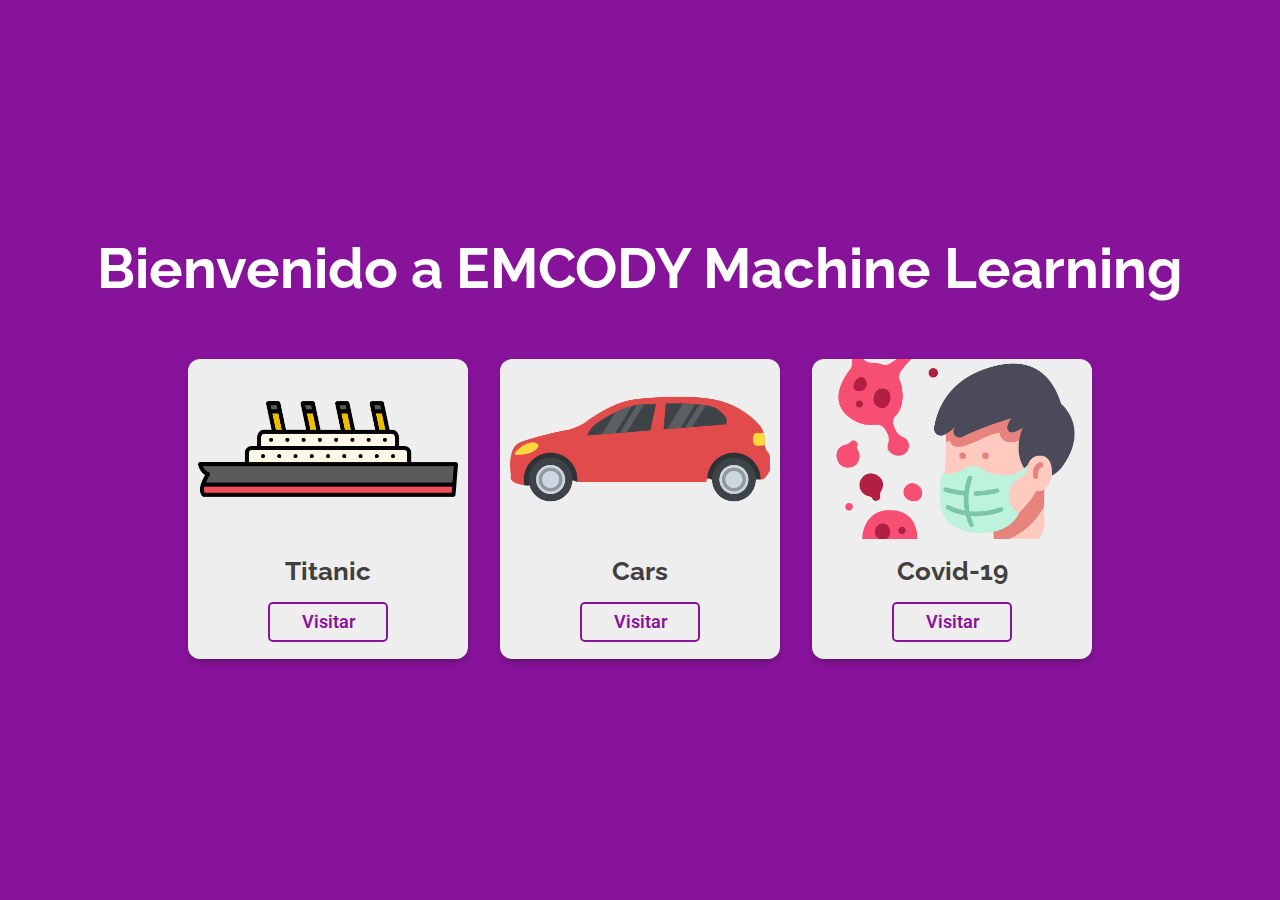
<file: index.html>
<!DOCTYPE html>
<html lang="es">
  <head>
    <meta charset="UTF-8" />
    <meta http-equiv="X-UA-Compatible" content="IE=edge" />
    <meta name="viewport" content="width=device-width, initial-scale=1.0" />
    <title>EMCODY Machine Learning</title>
    <link rel="shortcut icon" href="./images/icon-azure.png" type="image/png" />
    <link rel="stylesheet" href="./css/main.css" />

    <!-- Google Fonts -->
    <link rel="preconnect" href="https://fonts.googleapis.com" />
    <link rel="preconnect" href="https://fonts.gstatic.com" crossorigin />
    <link
      href="https://fonts.googleapis.com/css2?family=Raleway:wght@400;500;600&family=Roboto:wght@400;500;700&display=swap"
      rel="stylesheet"
    />
  </head>
  <body id="bodyHome">
    <h1 id="title">Bienvenido a EMCODY Machine Learning</h1>

    <main id="main-cards">
      <section class="cards">
        <div class="card">
          <p class="card__image">
            <img
              src="./images/icon-titanic.png"
              alt="machine learning ejemplo titanic"
            />
          </p>
          <h1 class="card__title">Titanic</h1>
          <a href="./views/titanic.html" class="card__link">Visitar</a>
        </div>
        <div class="card">
          <p class="card__image">
            <img
              src="./images/icon-car.png"
              alt="machine learning ejemplo cars"
            />
          </p>
          <h1 class="card__title">Cars</h1>
          <a href="./views/cars.html" class="card__link">Visitar</a>
        </div>
        <div class="card">
          <p class="card__image">
            <img
              src="./images/icon-covid.png"
              alt="machine learning covid-19"
            />
          </p>
          <h1 class="card__title">Covid-19</h1>
          <a href="./views/covid.html" class="card__link">Visitar</a>
        </div>
      </section>
    </main>
  </body>
</html>
</file>
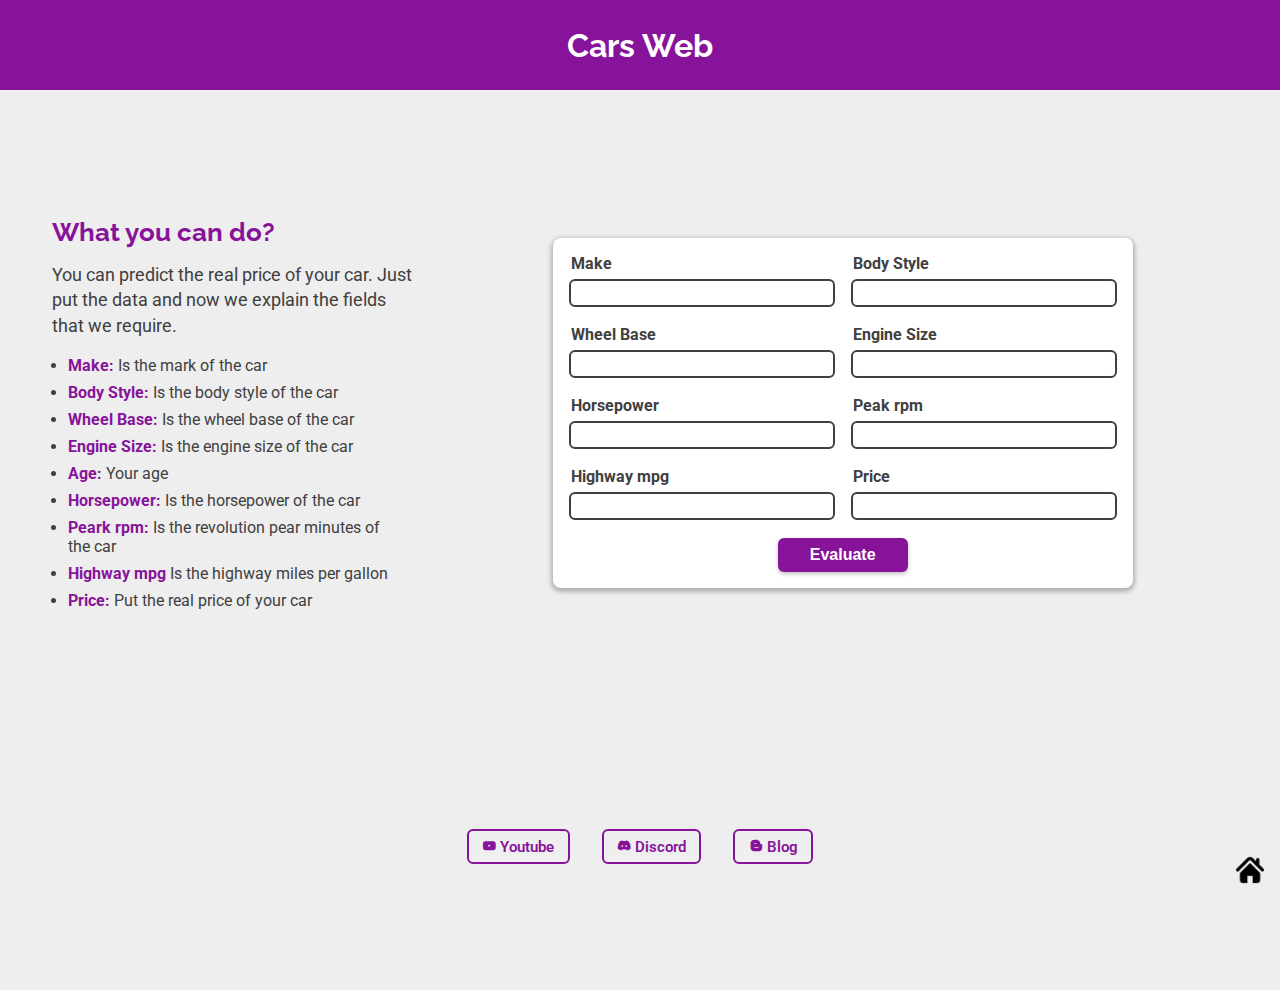
<file: views/cars.html>
<!DOCTYPE html>
<html lang="es">
  <head>
    <meta charset="UTF-8" />
    <meta http-equiv="X-UA-Compatible" content="IE=edge" />
    <meta name="viewport" content="width=device-width, initial-scale=1.0" />
    <meta
      name="description"
      content="This app can help you to predict the real price of car"
    />
    <meta name="keywords" content="Machine Learning, Vanilla JS, Cars" />
    <meta name="author" content="Estiven Mayhuay" />
    <title>Cars Web - EMCODY</title>
    <link
      rel="shortcut icon"
      href="../images/icon-azure.png"
      type="image/png"
    />
    <link rel="stylesheet" href="../css/main.css" />

    <!-- Boxicons -->
    <link href='https://unpkg.com/boxicons@2.1.2/css/boxicons.min.css' rel='stylesheet'>

    <!-- Google Fonts -->
    <link rel="preconnect" href="https://fonts.googleapis.com" />
    <link rel="preconnect" href="https://fonts.gstatic.com" crossorigin />
    <link
      href="https://fonts.googleapis.com/css2?family=Raleway:wght@400;500;600&family=Roboto:wght@400;500;700&display=swap"
      rel="stylesheet"
    />
  </head>
  <body>
    <header class="header">
      <h1>Cars Web</h1>
    </header>

    <a href="../index.html" class="iconHome"
      ><img src="../images/icon-home.png" alt="icono para ir al home"
    /></a>

    <main class="main">
      <section class="intro">
        <h2 class="title">What you can do?</h2>
        <p class="paragraph">
          You can predict the real price of your car. Just put the data and now
          we explain the fields that we require.
        </p>
        <ul class="list">
          <li class="list__item">
            <strong>Make:</strong> Is the mark of the car
          </li>
          <li class="list__item">
            <strong>Body Style:</strong> Is the body style of the car
          </li>
          <li class="list__item">
            <strong>Wheel Base:</strong> Is the wheel base of the car
          </li>
          <li class="list__item">
            <strong>Engine Size:</strong> Is the engine size of the car
          </li>
          <li class="list__item"><strong>Age:</strong> Your age</li>
          <li class="list__item">
            <strong>Horsepower:</strong> Is the horsepower of the car
          </li>
          <li class="list__item">
            <strong>Peark rpm:</strong> Is the revolution pear minutes of the car
          </li>
          <li class="list__item">
            <strong>Highway mpg </strong> Is the highway miles per gallon
          </li class="list__item">
          <li class="list__item"><strong>Price:</strong> Put the real price of your car</li>
        </ul>
      </section>

      <section class="contentForm">
        <form action="" method="post" id="carsForm">
          <div class="wrapper hiden">
            <label for="symboling">Symboling</label>
            <input
              type="text"
              name="symboling"
              id="symboling"
              value="0"
              required
            />
          </div>
          <div class="wrapper hiden">
            <label for="normalizedLosses">Normalized Losses</label>
            <input
              type="text"
              name="normalizedLosses"
              id="normalizedLosses"
              value="0"
              required
            />
          </div>
          <div class="wrapper">
            <label for="make">Make</label>
            <input type="text" name="make" id="make" required />
          </div>
          <div class="wrapper hiden">
            <label for="fuelType">Fuel Type</label>
            <input
              type="text"
              name="fuelType"
              id="fuelType"
              value="0"
              required
            />
          </div>
          <div class="wrapper hiden">
            <label for="aspiration">Aspiration</label>
            <input
              type="text"
              name="aspiration"
              id="aspiration"
              value="0"
              required
            />
          </div>
          <div class="wrapper hiden">
            <label for="numDoors">Nro of doors</label>
            <input
              type="text"
              name="numDoors"
              id="numDoors"
              value="0"
              required
            />
          </div>
          <div class="wrapper">
            <label for="bodyStyle">Body Style</label>
            <input type="text" name="bodyStyle" id="bodyStyle" required />
          </div>
          <div class="wrapper hiden">
            <label for="driveWheels">Drive Wheels</label>
            <input
              type="text"
              name="driveWheels"
              id="driveWheels"
              value="0"
              required
            />
          </div>
          <div class="wrapper hiden">
            <label for="engineLocation">Engine Location</label>
            <input
              type="text"
              name="engineLocation"
              id="engineLocation"
              value="0"
              required
            />
          </div>
          <div class="wrapper">
            <label for="wheelBase">Wheel Base</label>
            <input type="text" name="wheelBase" id="wheelBase" required />
          </div>
          <div class="wrapper hiden">
            <label for="lengthCar">Lenght</label>
            <input
              type="text"
              name="lengthCar"
              id="lengthCar"
              value="0"
              required
            />
          </div>
          <div class="wrapper hiden">
            <label for="widthCar">Width</label>
            <input
              type="text"
              name="widthCar"
              id="widthCar"
              value="0"
              required
            />
          </div>
          <div class="wrapper hiden">
            <label for="heightCar">Height</label>
            <input
              type="text"
              name="heightCar"
              id="heightCar"
              value="0"
              required
            />
          </div>
          <div class="wrapper hiden">
            <label for="curbWeight">Curb weight</label>
            <input
              type="text"
              name="curbWeight"
              id="curbWeight"
              value="0"
              required
            />
          </div>
          <div class="wrapper hiden">
            <label for="engineType">Engine Type</label>
            <input
              type="text"
              name="engineType"
              id="engineType"
              value="0"
              required
            />
          </div>
          <div class="wrapper hiden">
            <label for="numCylinders">Nro Cylinders</label>
            <input
              type="text"
              name="numCylinders"
              id="numCylinders"
              value="0"
              required
            />
          </div>
          <div class="wrapper">
            <label for="engineSize">Engine Size</label>
            <input type="text" name="engineSize" id="engineSize" required />
          </div>
          <div class="wrapper hiden">
            <label for="fuelSystem">Fuel System</label>
            <input
              type="text"
              name="fuelSystem"
              id="fuelSystem"
              value="0"
              required
            />
          </div>
          <div class="wrapper hiden">
            <label for="bore">Bore</label>
            <input type="text" name="bore" id="bore" value="0" required />
          </div>
          <div class="wrapper hiden">
            <label for="stroke">Stroke</label>
            <input type="text" name="stroke" id="stroke" value="0" required />
          </div>
          <div class="wrapper hiden">
            <label for="compressionRatio">Compression ratio</label>
            <input
              type="text"
              name="compressionRatio"
              id="compressionRatio"
              value="0"
              required
            />
          </div>
          <div class="wrapper">
            <label for="horsepower">Horsepower</label>
            <input type="text" name="horsepower" id="horsepower" required />
          </div>
          <div class="wrapper">
            <label for="peakRpm">Peak rpm</label>
            <input type="text" name="peakRpm" id="peakRpm" required />
          </div>
          <div class="wrapper hiden">
            <label for="cityMpg">City mpg</label>
            <input type="text" name="cityMpg" id="cityMpg" value="0" required />
          </div>
          <div class="wrapper">
            <label for="highwayMpg">Highway mpg</label>
            <input type="text" name="highwayMpg" id="highwayMpg" required />
          </div>
          <div class="wrapper">
            <label for="price">Price</label>
            <input type="text" name="price" id="price" required />
          </div>
          <div class="wrapper-btn">
            <input type="submit" value="Evaluate" required />
          </div>
        </form>
      </section>

      <section id="results">
        <span id="btnCloseModal"><i class='bx bx-exit'></i></span>

        <p class="image">
          <img
            src="../images/car.png"
            alt="precio del automovil"
            id="imageState"
            width=""
          />
        </p>

        <p class="paragraph paragraph--result" id="paragraphResult"></p>

        <div class="contentTableCars">
          <table>
            <thead>
              <tr>
                <th>Make</th>
                <th>Body style</th>
                <th>wheel base</th>
                <th>Engine size</th>
                <th>Horsepower</th>
                <th>Peak rpm</th>
                <th>Highway mpg</th>
                <th>Price</th>
                <th>Scored Labels</th>
              </tr>
            </thead>
            <tbody>
              <tr id="tr-cars"></tr>
            </tbody>
          </table>
        </div>
      </section>

      <section class="socialMedia">
        <button class="btn">
          <i class='bx bxl-youtube'></i> 
          <a href="https://www.youtube.com/channel/UCKmXlegNzxRIhWz1vP1YuZw" target="_blank">Youtube</a>
        </button>
        <button class="btn">
          <i class='bx bxl-discord-alt' ></i> 
          <a href="https://discord.gg/CrKTjZSe" target="_blank">Discord</a>
        </button>
        <button class="btn">
          <i class='bx bxl-blogger' ></i> 
          <a href="https://estivenmayhuay.github.io/emcody/" target="_blank">Blog</a>
        </button>
      </section>
    </main>

    <script src="../script/app.js" type="module"></script>
  </body>
</html>
</file>
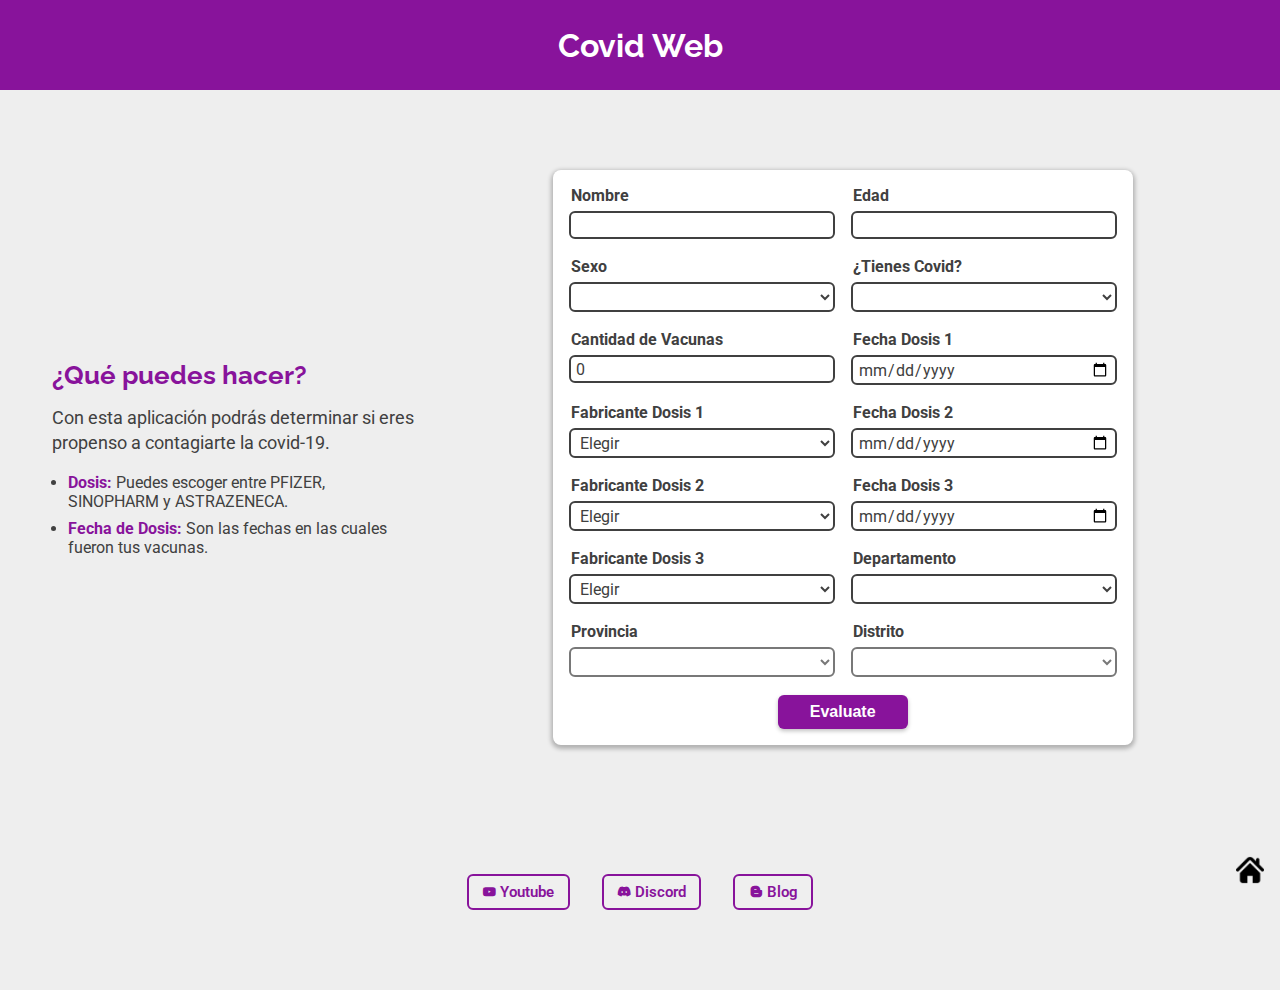
<file: views/covid.html>
<!DOCTYPE html>
<html lang="es">
  <head>
    <meta charset="UTF-8" />
    <meta http-equiv="X-UA-Compatible" content="IE=edge" />
    <meta name="viewport" content="width=device-width, initial-scale=1.0" />
    <meta
      name="description"
      content="This app can help you to predict the real price of car"
    />
    <meta name="keywords" content="Machine Learning, Vanilla JS, Cars" />
    <meta name="author" content="Estiven Mayhuay" />
    <title>Covid Web - EMCODY</title>
    <link
      rel="shortcut icon"
      href="../images/icon-azure.png"
      type="image/png"
    />
    <link rel="stylesheet" href="../css/main.css" />

    <!-- Boxicons -->
    <link
      href="https://unpkg.com/boxicons@2.1.2/css/boxicons.min.css"
      rel="stylesheet"
    />

    <!-- Google Fonts -->
    <link rel="preconnect" href="https://fonts.googleapis.com" />
    <link rel="preconnect" href="https://fonts.gstatic.com" crossorigin />
    <link
      href="https://fonts.googleapis.com/css2?family=Raleway:wght@400;500;600&family=Roboto:wght@400;500;700&display=swap"
      rel="stylesheet"
    />
  </head>
  <body>
    <header class="header">
      <h1>Covid Web</h1>
    </header>

    <a href="../index.html" class="iconHome"
      ><img src="../images/icon-home.png" alt="icono para ir al home"
    /></a>

    <main class="main">
      <section class="intro">
        <h2 class="title">¿Qué puedes hacer?</h2>
        <p class="paragraph">
          Con esta aplicación podrás determinar si eres propenso a contagiarte
          la covid-19.
        </p>
        <ul class="list">
          <li class="list__item">
            <strong>Dosis:</strong> Puedes escoger entre PFIZER, SINOPHARM y
            ASTRAZENECA.
          </li>
          <li class="list__item">
            <strong>Fecha de Dosis:</strong> Son las fechas en las cuales fueron
            tus vacunas.
          </li>
        </ul>
      </section>

      <section class="contentForm">
        <form action="" method="post" id="covidForm">
          <div class="wrapper">
            <label for="nombre">Nombre</label>
            <input type="text" name="nombre" id="nombre" required />
          </div>
          <div class="wrapper">
            <label for="edad">Edad</label>
            <input type="text" name="edad" id="edad" value="" required />
          </div>
          <div class="wrapper">
            <label for="sexo">Sexo</label>
            <select name="sexo" id="sexo" required>
              <option value="" hidden></option>
              <option value="F">Femenino</option>
              <option value="M">Masculino</option>
            </select>
          </div>
          <div class="wrapper">
            <label for="cdc_positividad">¿Tienes Covid?</label>
            <select name="cdc_positividad" id="cdc_positividad" required>
              <option value="" hidden></option>
              <option value="1">Si</option>
              <option value="0">No</option>
            </select>
          </div>
          <div class="wrapper">
            <label for="flag_vacuna">Cantidad de Vacunas</label>
            <input
              type="text"
              name="flag_vacuna"
              id="flag_vacuna"
              value="0"
              required
            />
          </div>
          <div class="wrapper">
            <label for="fecha_dosis1">Fecha Dosis 1</label>
            <input
              type="date"
              name="fecha_dosis1"
              value="0"
              id="fecha_dosis1"
            />
          </div>
          <div class="wrapper">
            <label for="fabricante_dosis1">Fabricante Dosis 1</label>
            <select name="fabricante_dosis1" id="fabricante_dosis1">
              <option value="" hidden>Elegir</option>
              <option value="PFIZER">PFIZER</option>
              <option value="ASTRAZENECA">ASTRAZENECA</option>
              <option value="SINOPHARM">SINOPHARM</option>
            </select>
          </div>
          <div class="wrapper">
            <label for="fecha_dosis2">Fecha Dosis 2</label>
            <input
              type="date"
              name="fecha_dosis2"
              value="0"
              id="fecha_dosis2"
            />
          </div>
          <div class="wrapper">
            <label for="fabricante_dosis2">Fabricante Dosis 2</label>
            <select name="fabricante_dosis2" id="fabricante_dosis2">
              <option value="" hidden>Elegir</option>
              <option value="PFIZER">PFIZER</option>
              <option value="ASTRAZENECA">ASTRAZENECA</option>
              <option value="SINOPHARM">SINOPHARM</option>
            </select>
          </div>
          <div class="wrapper">
            <label for="fecha_dosis3">Fecha Dosis 3</label>
            <input type="date" name="fecha_dosis3" id="fecha_dosis3" />
          </div>
          <div class="wrapper">
            <label for="fabricante_dosis3">Fabricante Dosis 3</label>
            <select name="fabricante_dosis3" id="fabricante_dosis3">
              <option value="" hidden>Elegir</option>
              <option value="PFIZER">PFIZER</option>
              <option value="ASTRAZENECA">ASTRAZENECA</option>
              <option value="SINOPHARM">SINOPHARM</option>
            </select>
          </div>
          <div class="wrapper">
            <label for="dep_domicilio">Departamento</label>
            <select name="dep_domicilio" id="dep_domicilio" required></select>
          </div>
          <div class="wrapper">
            <label for="prov_domicilio">Provincia</label>
            <select name="prov_domicilio" id="prov_domicilio" required></select>
          </div>
          <div class="wrapper">
            <label for="dist_domicilio">Distrito</label>
            <select name="dist_domicilio" id="dist_domicilio" required></select>
          </div>
          <div class="wrapper-btn">
            <input type="submit" value="Evaluate" />
          </div>
        </form>
      </section>

      <!-- Modal -->
      <section class="contentModal">
        <div class="modal" id="modal-covid"></div>
      </section>

      <!-- Social Media -->
      <section class="socialMedia">
        <button class="btn">
          <i class="bx bxl-youtube"></i>
          <a
            href="https://www.youtube.com/channel/UCKmXlegNzxRIhWz1vP1YuZw"
            target="_blank"
            >Youtube</a
          >
        </button>
        <button class="btn">
          <i class="bx bxl-discord-alt"></i>
          <a href="https://discord.gg/CrKTjZSe" target="_blank">Discord</a>
        </button>
        <button class="btn">
          <i class="bx bxl-blogger"></i>
          <a href="https://estivenmayhuay.github.io/emcody/" target="_blank"
            >Blog</a
          >
        </button>
      </section>
    </main>

    <script src="../script/app.js" type="module"></script>
  </body>
</html>
</file>
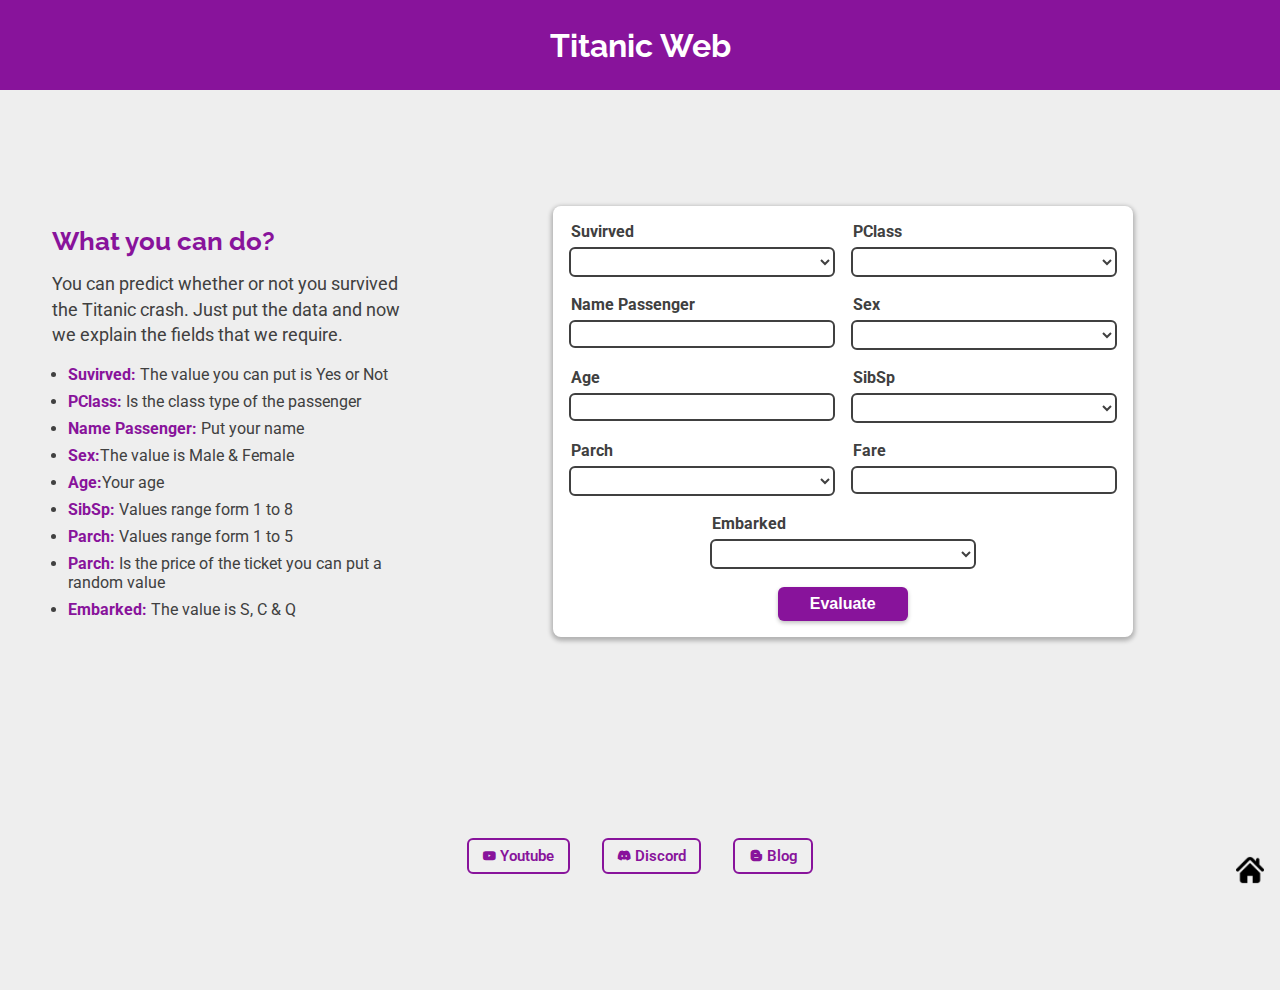
<file: views/titanic.html>
<!DOCTYPE html>
<html lang="es">
  <head>
    <meta charset="UTF-8" />
    <meta http-equiv="X-UA-Compatible" content="IE=edge" />
    <meta name="viewport" content="width=device-width, initial-scale=1.0" />
    <meta
      name="description"
      content="This app can help you to predict if you can survived to the titanic crash"
    />
    <meta name="keywords" content="Machine Learning, Vanilla JS, Titanic" />
    <meta name="author" content="Estiven Mayhuay" />
    <title>Titanic Web - EMCODY</title>
    <link
      rel="shortcut icon"
      href="../images/icon-azure.png"
      type="image/png"
    />
    <link rel="stylesheet" href="../css/main.css" />

    <!-- Boxicons -->
    <link href='https://unpkg.com/boxicons@2.1.2/css/boxicons.min.css' rel='stylesheet'>

    <!-- Google Fonts -->
    <link rel="preconnect" href="https://fonts.googleapis.com" />
    <link rel="preconnect" href="https://fonts.gstatic.com" crossorigin />
    <link
      href="https://fonts.googleapis.com/css2?family=Raleway:wght@400;500;600&family=Roboto:wght@400;500;700&display=swap"
      rel="stylesheet"
    />
  </head>
  <body>
    <header class="header">
      <h1>Titanic Web</h1>
    </header>

    <a href="../index.html" class="iconHome"
      ><img src="../images/icon-home.png" alt="icono para ir al home"
    /></a>

    <main class="main">
      <section class="intro">
        <h2 class="title">What you can do?</h2>
        <p class="paragraph">
          You can predict whether or not you survived the Titanic crash. Just
          put the data and now we explain the fields that we require.
        </p>
        <ul class="list">
          <li class="list__item">
            <strong>Suvirved:</strong> The value you can put is Yes or Not
          </li>
          <li class="list__item">
            <strong>PClass:</strong> Is the class type of the passenger
          </li>
          <li class="list__item">
            <strong>Name Passenger:</strong> Put your name
          </li>
          <li class="list__item">
            <strong>Sex:</strong>The  value is Male & Female
          </li>
          <li class="list__item"><strong>Age:</strong>Your age</li>
          <li class="list__item">
            <strong>SibSp:</strong> Values range form 1 to 8
          </li>
          <li class="list__item">
            <strong>Parch:</strong> Values range form 1 to 5
          </li>
          <li class="list__item">
            <strong>Parch:</strong> Is the price of the ticket you can put a
            random value
          </li class="list__item">
          <li class="list__item"><strong>Embarked:</strong> The value is S, C & Q</li>
        </ul>
      </section>

      <section class="contentForm">
        <form action="" method="post" id="titanicForm">
          <div class="wrapper hiden">
            <label for="passengerId">Passenger ID</label>
            <input
              type="text"
              name="passengerId"
              id="passengerId"
              value="0"
              required
            />
          </div>
          <div class="wrapper">
            <label for="survived">Suvirved</label>
            <select name="survived" id="survived" required>
              <option value="" hidden></option>
              <option value="0">Not</option>
              <option value="1">Yes</option>
            </select>
            <!-- <input type="text" name="survived" id="survived" required /> -->
          </div>
          <div class="wrapper">
            <label for="pClass">PClass</label>
            <select name="pClass" id="pClass" required>
              <option value="" hidden></option>
              <option value="1">1</option>
              <option value="2">2</option>
              <option value="3">3</option>
            </select>
            <!-- <input type="text" name="pClass" id="pClass" required /> -->
          </div>
          <div class="wrapper">
            <label for="nameUser">Name Passenger</label>
            <input type="text" name="nameUser" id="nameUser" required />
          </div>
          <div class="wrapper">
            <label for="sex">Sex</label>
            <select name="sex" id="sex" required>
              <option value="" hidden></option>
              <option value="male">Male</option>
              <option value="female">Female</option>
            </select>
            <!-- <input type="text" name="sex" id="sex" required /> -->
          </div>
          <div class="wrapper">
            <label for="age">Age</label>
            <input type="text" name="age" id="age" required />
          </div>
          <div class="wrapper">
            <label for="sibsp">SibSp</label>
            <select name="sibsp" id="sibsp" required>
              <option value="" hidden></option>
              <option value="0">0</option>
              <option value="1">1</option>
              <option value="2">2</option>
              <option value="3">3</option>
              <option value="4">4</option>
              <option value="5">5</option>
              <option value="6">6</option>
              <option value="7">7</option>
              <option value="8">8</option>
            </select>
            <!-- <input type="text" name="sibsp" id="sibsp" required /> -->
          </div>
          <div class="wrapper">
            <label for="parch">Parch</label>
            <select name="parch" id="parch" required>
              <option value="" hidden></option>
              <option value="0">0</option>
              <option value="1">1</option>
              <option value="2">2</option>
              <option value="3">3</option>
              <option value="4">4</option>
              <option value="5">5</option>
            </select>
            <!-- <input type="text" name="parch" id="parch" required /> -->
          </div>
          <div class="wrapper hiden">
            <label for="ticket">Ticket</label>
            <input type="text" name="ticket" id="ticket" value="0" required />
          </div>
          <div class="wrapper">
            <label for="fare">Fare</label>
            <input type="text" name="fare" id="fare" required />
          </div>
          <div class="wrapper hiden">
            <label for="cabin">Cabin</label>
            <input type="text" name="cabin" id="cabin" value="0" required />
          </div>
          <div class="wrapper">
            <label for="embarked">Embarked</label>
            <select name="embarked" id="embarked" required>
              <option value="" hidden></option>
              <option value="S">S</option>
              <option value="C">C</option>
              <option value="Q">Q</option>
            </select>
            <!-- <input type="text" name="embarked" id="embarked" required /> -->
          </div>
          <div class="wrapper-btn">
            <input type="submit" value="Evaluate" required />
          </div>
        </form>
      </section>

      <section id="results">
        <span id="btnCloseModal"><i class='bx bx-exit'></i></span>

        <p class="image">
          <img
            src="../images/viajeros.png"
            alt="estado del pasajero"
            id="imageState"
            width=""
          />
        </p>

        <p class="paragraph paragraph--result" id="paragraphResult"></p>

        <div class="contentTableTitanic">
          <table id="tableTitanic">
            <thead>
              <tr>
                <th>Survived</th>
                <th>PClass</th>
                <th>Sex</th>
                <th>Age</th>
                <th>SibSp</th>
                <th>Parch</th>
                <th>Fare</th>
                <th>Embarked</th>
                <th>Scored L.</th>
                <th>Scored P.</th>
              </tr>
            </thead>
            <tbody>
              <tr id="tr-titanic"></tr>
            </tbody>
          </table>
        </div>
      </section>

      <section class="socialMedia">
        <button class="btn">
          <i class='bx bxl-youtube'></i> 
          <a href="https://www.youtube.com/channel/UCKmXlegNzxRIhWz1vP1YuZw" target="_blank">Youtube</a>
        </button>
        <button class="btn">
          <i class='bx bxl-discord-alt' ></i> 
          <a href="https://discord.gg/CrKTjZSe" target="_blank">Discord</a>
        </button>
        <button class="btn">
          <i class='bx bxl-blogger' ></i> 
          <a href="https://estivenmayhuay.github.io/emcody/" target="_blank">Blog</a>
        </button>
      </section>
    </main>

    <script src="../script/app.js" type="module"></script>
  </body>
</html>
</file>
<file: css/main.css>
* {
  margin: 0;
  padding: 0;
  box-sizing: border-box;
}

:root {
  --color-primary: #88139b;
  --white-grayish: #eee;
  --white: #fff;
  --black: #404040;

  --wLogo: 64px;
  --wForm: 290px;
  --sizeBtnCloseModal: 32px;

  --fontTitle: "Raleway", sans-serif;
  --fontText: "Roboto", sans-serif;
}

body {
  position: relative;
  display: block;
  max-width: 100%;
  min-height: 100vh;
  background: var(--white-grayish);
}

/* Header */
.header {
  display: flex;
  flex-flow: row;
  align-items: center;
  justify-content: center;
  width: 100%;
  height: 90px;
  padding: 5px;
  background-color: var(--color-primary);
}

.header h1 {
  font-size: 1.5em;
  color: var(--white);
  font-family: var(--fontTitle);
}

.main {
  display: grid;
  grid-template-columns: auto;
  grid-template-rows: auto auto auto;
  row-gap: 2em;
  padding: 1em 0;
}

/* Home */
#bodyHome {
  display: flex;
  flex-flow: column;
  justify-content: center;
  row-gap: 2em;
  background: var(--color-primary);
  min-height: 100vh;
}

#title {
  color: var(--white);
  text-align: center;
  padding: 10px;
  font-size: 2.5em;
  font-family: var(--fontTitle);
}

#main-cards {
  width: 100%;
}

.cards {
  display: flex;
  justify-content: center;
  flex-flow: row wrap;
  gap: 2em;
  width: 100%;
  padding: 1em;
}

.card {
  display: flex;
  flex-flow: column wrap;
  align-items: center;
  row-gap: 1em;
  width: 280px;
  height: 300px;
  overflow: hidden;
  background: var(--white-grayish);
  border-radius: 12px;
  box-shadow: 0 4px 10px -4px rgba(0, 0, 0, 0.5);
}

.card__image {
  /* outline: 2px solid red; */
  width: 100%;
  height: 180px;
  padding: 0 10px;
}

.card__image img {
  /* outline: 2px solid green; */
  display: block;
  width: 100%;
  height: 100%;
  object-fit: cover;
}

.card__title {
  font-family: var(--fontTitle);
  color: var(--black);
  text-align: center;
  font-size: 1.65em;
}

.card__link {
  width: 120px;
  font-family: var(--fontText);
  text-align: center;
  font-size: 1.1em;
  padding: 8px 0;
  color: var(--color-primary);
  font-weight: 600;
  border: 2px solid var(--color-primary);
  text-decoration: none;
  border-radius: 5px;
  cursor: pointer;
}

.card__link:hover {
  background: var(--color-primary);
  color: var(--white);
  transition: background 0.6s ease;
}

/* Icons */
.iconHome {
  position: fixed;
  bottom: 1em;
  right: 1em;
  outline: none;
  width: 28px;
  height: 28px;
  z-index: 98;
}

/* Intro */
.intro {
  grid-column: 1;
  grid-row: 1;
  display: flex;
  flex-flow: column;
  row-gap: 1em;
  width: 90%;
  margin: 0 auto;
}

.title {
  font-size: 1.65em;
  color: var(--color-primary);
  font-family: var(--fontTitle);
}

.paragraph {
  font-family: var(--fontText);
  line-height: 1.6rem;
  font-size: 1.1em;
  color: var(--black);
}

.paragraph strong {
  color: var(--color-primary);
}

.paragraph--result {
  width: 70%;
  margin: 0 auto;
  text-align: center;
  color: var(--white);
}

.list {
  display: flex;
  flex-flow: column;
  row-gap: 0.5em;
  padding: 0 1em;
  color: var(--black);
}

.list__item,
.list__item strong {
  font-family: var(--fontText);
}

.list__item {
  color: var(--black);
}

.list__item strong {
  color: var(--color-primary);
}

/* Form */
.contentForm {
  grid-column: 1;
  grid-row: 2;
}

#titanicForm,
#carsForm,
#covidForm {
  display: flex;
  flex-flow: column;
  justify-content: center;
  padding: 1em 0.5em;
  gap: 1.25em;
  width: var(--wForm);
  margin: 0 auto;
  background: var(--white);
  border-radius: 8px;
  box-shadow: 0 2px 4px 2px rgba(0, 0, 0, 0.25);
}

.wrapper {
  display: flex;
  flex-flow: column;
  width: 100%;
  row-gap: 0.5em;
}

.wrapper label,
.wrapper input,
.wrapper select {
  display: block;
  font-family: var(--fontText);
}

.wrapper label {
  color: var(--black);
  font-weight: 700;
}

.wrapper input,
.wrapper select {
  outline: 2px solid var(--black);
  border: none;
  padding: 2.5px 5px;
  border-radius: 4px;
  font-size: 1em;
  color: var(--black);
  background: var(--white);
}

select option {
  color: var(--black);
  font-size: 0.9em;
  font-weight: 500;
  padding: 5px;
}

.wrapper-btn {
  display: flex;
  flex-flow: row;
  align-items: center;
  justify-content: center;
  width: 100%;
}

.wrapper-btn input[type="submit"] {
  padding: 0.5em 2em;
  border-radius: 6px;
  outline: none;
  border: none;
  font-family: "Verdana", sans-serif;
  font-weight: 600;
  font-size: 1em;
  background: var(--color-primary);
  color: var(--white);
  box-shadow: 0 2px 4px rgba(0, 0, 0, 0.25);
  cursor: pointer;
}

.hiden {
  display: none;
}

.wrapper-btn input[type="submit"]:hover {
  filter: brightness(1.1);
  transition: filter 0.4s linear;
}

.wrapper-btn input[type="submit"]:active,
.card__link:active {
  transform: scale(0.85);
  transition: transform 0.4s linear;
}

/* Tables */
.contentTableTitanic,
.contentTableCars {
  display: flex;
  flex-direction: row;
  justify-content: center;
  align-items: center;
  width: 100%;
  overflow-x: scroll;
}

#results {
  position: fixed;
  top: 0;
  bottom: 0;
  left: 0;
  right: 0;
  display: flex;
  flex-flow: column;
  justify-content: center;
  row-gap: 1em;
  width: 100%;
  padding: 1em;
  margin: 0 auto;
  overflow: hidden;
  transform: translate(-100%, 0);
  background: rgba(10, 10, 10, 0.95);
  z-index: 99;
}

#btnCloseModal {
  position: fixed;
  top: 0.5em;
  right: 1em;
  width: var(--sizeBtnCloseModal);
  height: var(--sizeBtnCloseModal);
  color: var(--white);
  font-weight: 700;
  transform: rotate(180deg);
  cursor: pointer;
  z-index: 100;
}

#btnCloseModal i {
  font-size: var(--sizeBtnCloseModal);
}

table {
  border: 2px solid var(--black);
  width: auto;
  border-collapse: collapse;
}

table,
tr,
th,
td {
  border: 1px solid var(--white);
}

th {
  background: var(--color-primary);
  font-weight: 600;
  color: var(--white);
}

td {
  background: var(--white-grayish);
  color: var(--black);
  font-weight: 600;
}

th,
td {
  padding: 5px;
  text-align: center;
}

/* Images */
.image {
  width: calc(var(--wLogo) * 2);
  height: calc(var(--wLogo) * 2);
  margin: 0 auto;
}

.image img,
.iconHome img {
  display: block;
  width: 100%;
  height: 100%;
  object-fit: cover;
}

/* Modal */
.contentModal {
  position: fixed;
  top: 0;
  left: 0;
  right: 0;
  bottom: 0;
  display: none;
  flex-flow: row;
  align-items: center;
  justify-content: center;
  width: 100%;
  height: 100%;
  background: rgba(40, 40, 40, 0.25);
  transition: display 0.4s ease;
}

.modal {
  position: relative;
  display: flex;
  flex-flow: column wrap;
  align-items: center;
  row-gap: 1em;
  width: 290px;
  height: auto;
  background: var(--white);
  padding: 3em 1em 1em 1em;
  transform: scale(0);
  transition: transform 0.4s ease;
}

.modal button {
  cursor: pointer;
}

.modal h3 {
  font-family: var(--fontTitle);
  color: var(--black);
  text-align: center;
}

.modal p {
  font-family: var(--fontText);
  color: var(--black);
}

#btnCloseModalCovid {
  position: absolute;
  top: 0;
  right: 0;
  width: 26px;
  padding: 5px;
  color: var(--white);
  font-size: 18px;
  font-weight: 700;
  font-family: var(--fontText);
  outline: none;
  border: none;
  background: var(--color-primary);
}

/* Social Media */
.socialMedia {
  grid-column: 1;
  grid-row: 3;
  display: flex;
  flex-flow: row wrap;
  align-items: center;
  justify-content: center;
  gap: 1em;
  width: 100%;
}

.btn {
  outline: none;
  display: flex;
  flex-flow: row nowrap;
  justify-content: center;
  align-items: center;
  column-gap: 0.25em;
  border: 2px solid var(--color-primary);
  padding: 0.5em 1em;
  border-radius: 6px;
}

.btn a {
  text-decoration: none;
}

.btn a,
.btn i {
  color: var(--color-primary);
  font-family: var(--fontText);
  font-weight: 600;
  font-size: 1.1em;
}
/* Tablet */
@media screen and (min-width: 768px) {
  /* Header */
  .header h1 {
    font-size: 2em;
  }

  /* Home */
  #title {
    font-size: 3.5em;
  }

  /* Form */
  #titanicForm,
  #carsForm,
  #covidForm {
    display: flex;
    flex-flow: row wrap;
    width: calc(var(--wForm) * 2);
  }

  .wrapper {
    flex: calc(100% / 2 - 1.25em);
    max-width: calc(100% / 2 - 1.25em);
  }

  /* Tables */
  .contentTableTitanic,
  .contentTableCars {
    overflow: auto;
  }

  #results {
    overflow: auto;
  }
}

/* Laptop & Desktop */
@media screen and (min-width: 1024px) {
  /* Header */
  .main {
    grid-template-columns: 1fr 2fr;
    grid-template-rows: auto auto;
    align-items: center;
    padding: 2em;
    min-height: 100vh;
  }

  .intro {
    grid-column: 1;
    grid-row: 1;
  }

  .contentForm {
    grid-column: 2;
    grid-row: 1;
  }

  .socialMedia {
    grid-column: 1 / 3;
    grid-row: 2;
    column-gap: 2em;
  }
}
</file>
